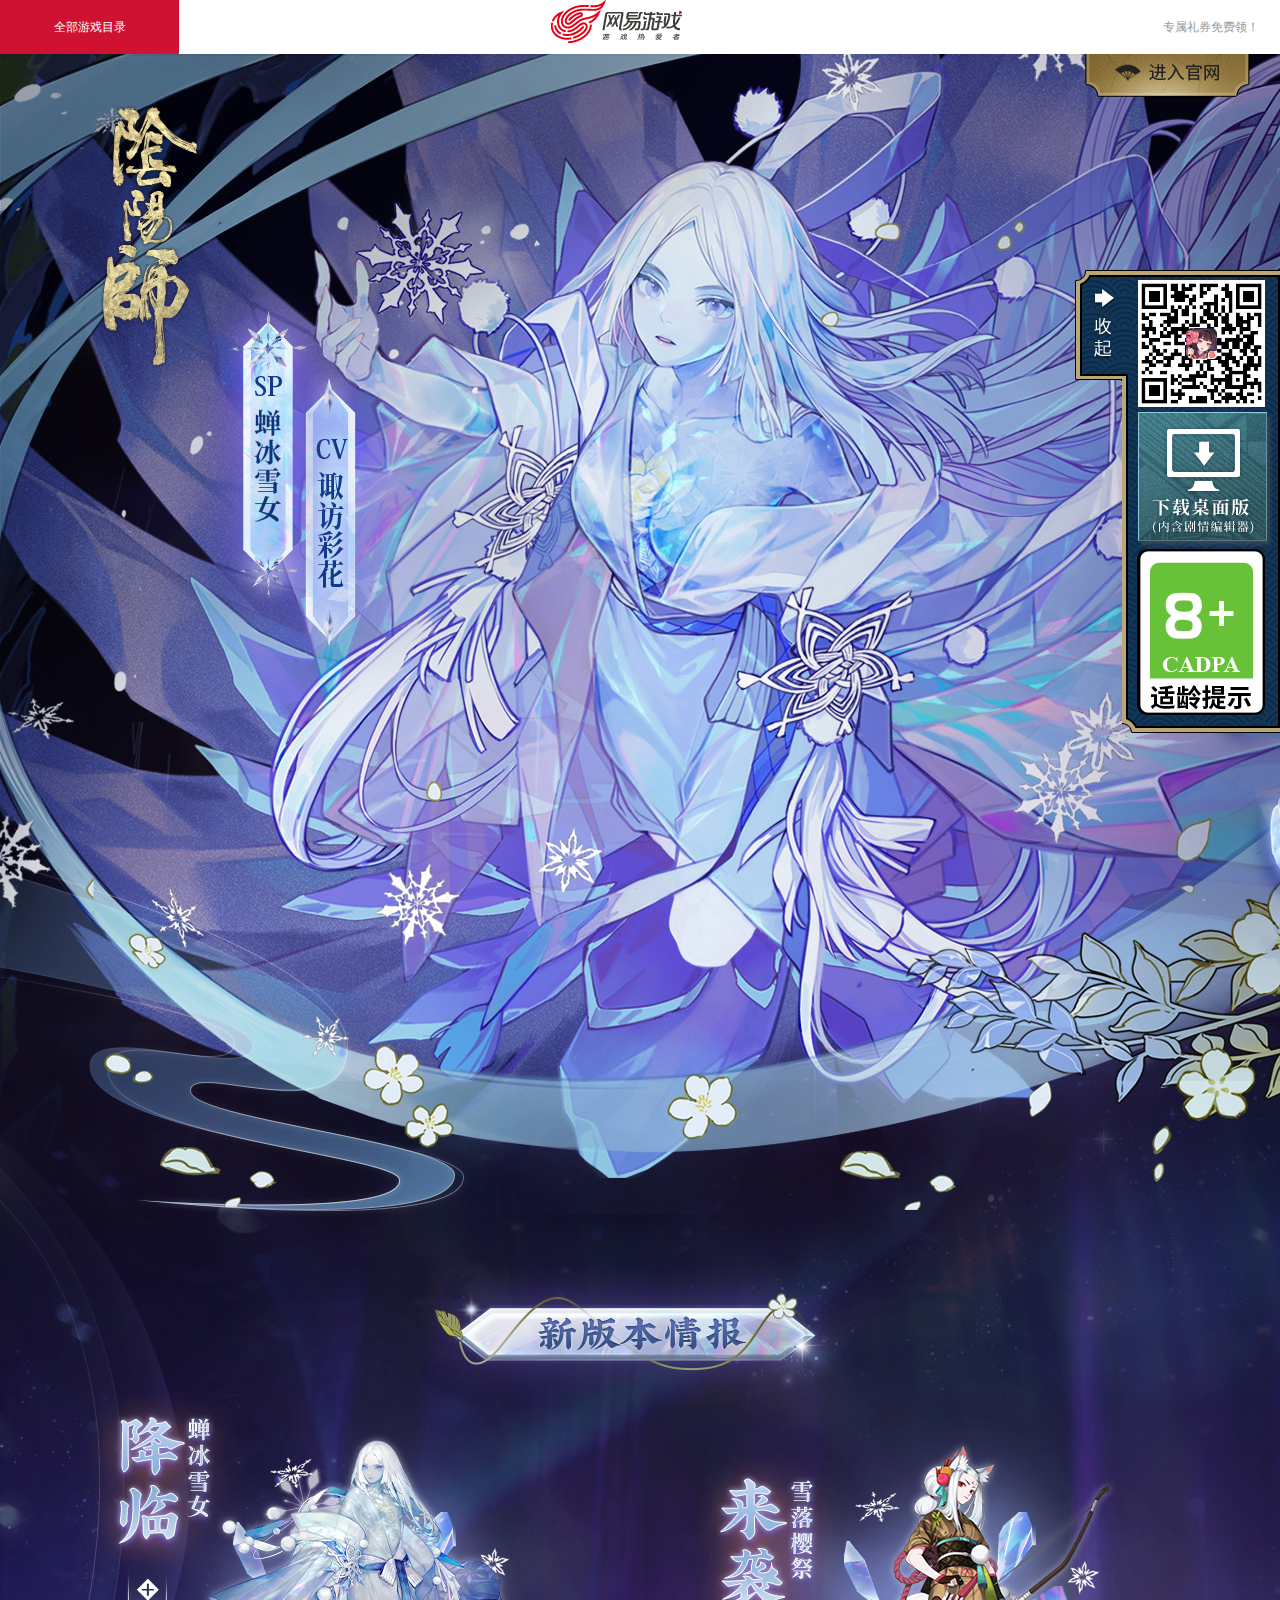
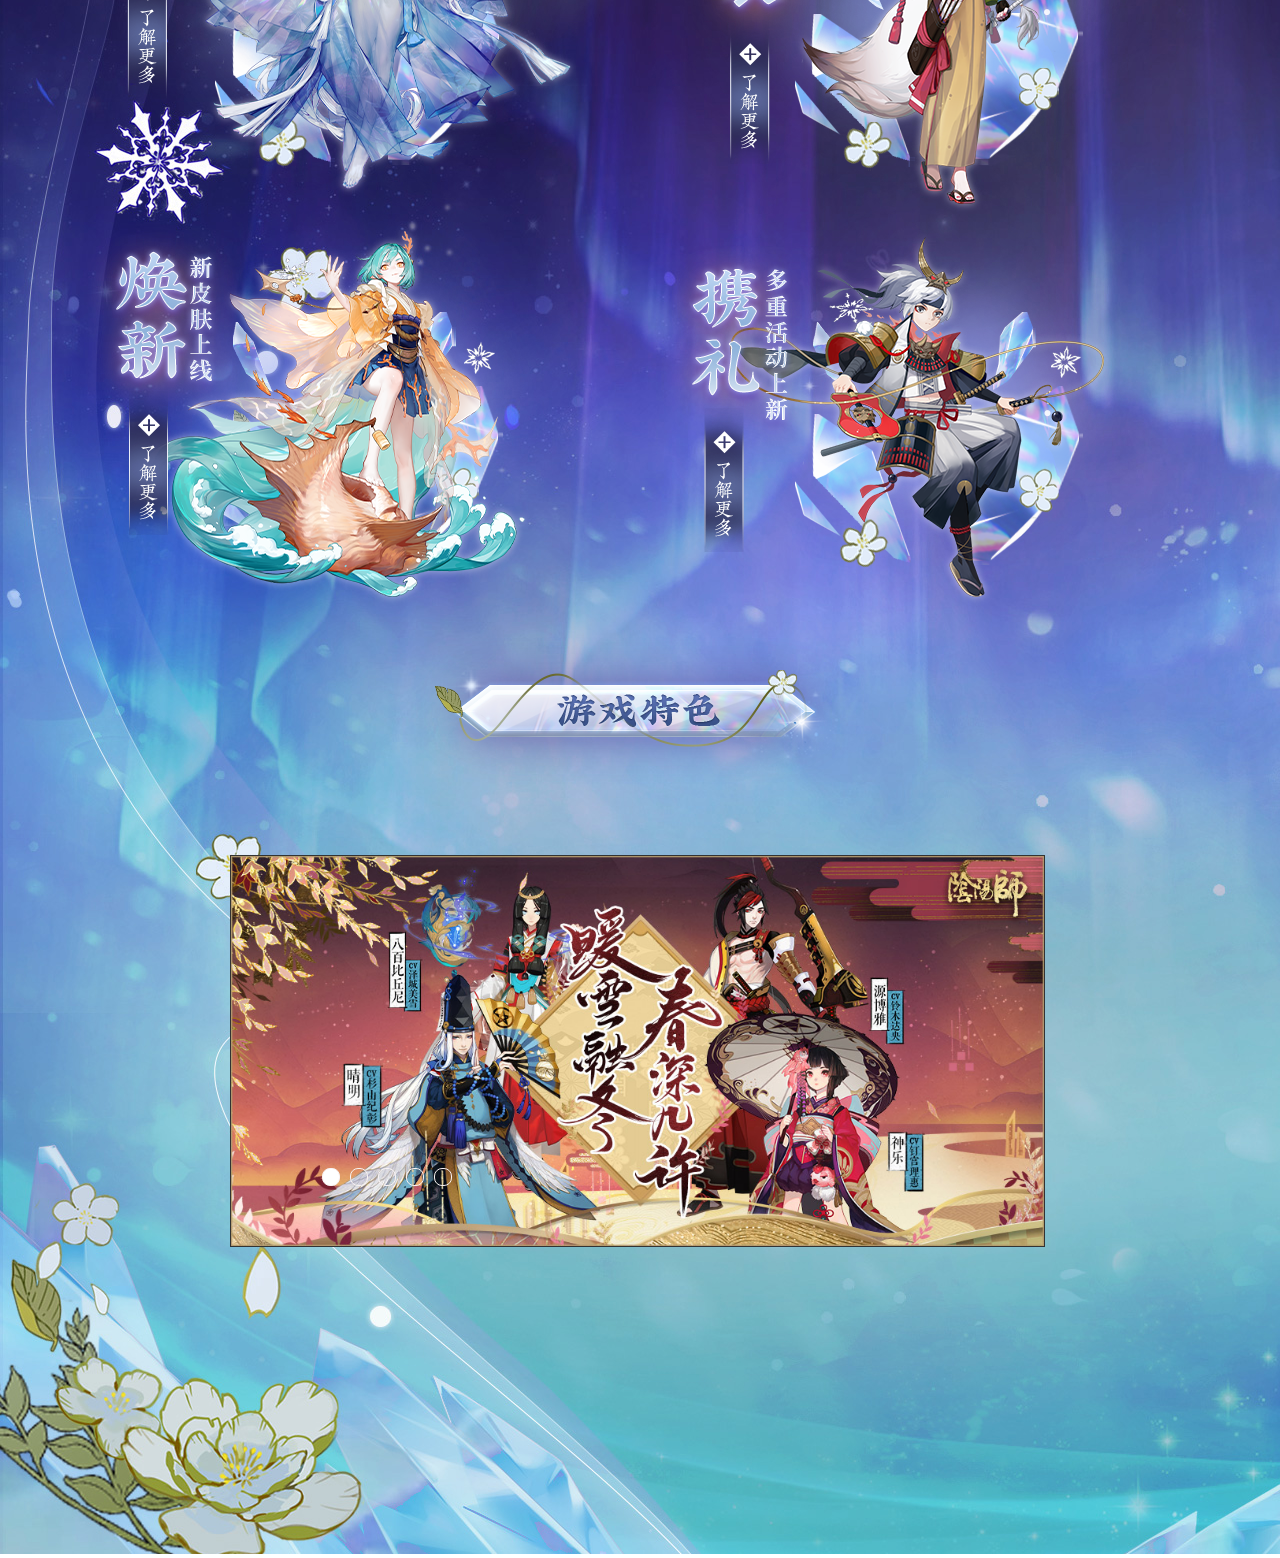
<file: index.html>
<!DOCTYPE html>
<html lang="en">

<head>
    <meta charset="UTF-8">
    <meta http-equiv="X-UA-Compatible" content="IE=edge">
    <meta name="viewport" content="width=device-width, initial-scale=1.0">
    <title>Document</title>
   
    <!-- 动画js文件要写在引用这个动画文件的上方  -->
    <script src="./animate.js"></script>
    <script src="./index.js"></script>
    <SCript src="./jquery.js"></SCript>
    <link rel="stylesheet" href="./yysindex.css">
   
</head>

<body>
    <!-- 头部设置 -->
    <header>
        <div class="gamesdeco">全部游戏目录
            <!-- 推荐部分 -->

        </div>
        <div class="logo"><img src="./img/logo.png" alt=""></div>
        <div class="liquan"><a href="#topa">专属礼券免费领！</a> </div>
        <div class="nav">
            <div class="left">
                <div class="left-on on">客户端游戏</div>
                <div class="left-down down">
                    <ul class="clearfix">
                        <li>角色扮演</li>
                        <li><a href="#">梦幻西游电脑版</a></li>
                        <li><a href="#">大话2经典版</a></li>
                        <li><a href="#">天下3</a></li>
                        <li><a href="#">新倩女幽魂</a></li>
                        <li><a href="#">逆水寒</a></li>
                        <li><a href="#">天谕</a></li>
                        <li><a href="#">超激斗梦境</a></li>
                        <li><a href="#">龙魂时刻</a></li>
                        <li><a href="#">泰亚史诗</a></li>
                        <li><a href="#">大话2免费版</a></li>
                        <li><a href="#">新大话3免费版</a></li>
                        <li><a href="#">新大话3经典版</a></li>
                        <li><a href="#">镇魔曲</a></li>
                        <li><a href="#">镇魔曲页游</a></li>
                        <li><a href="#">大唐无双</a></li>
                        <li><a href="#">武魂2</a></li>
                        <li><a href="#">魔兽世界</a></li>
                    </ul>
                    <ul class="clearfix">
                        <li>竞技/休闲</li>
                        <li><a href="#">我的世界</a></li>
                        <li><a href="#">守望先锋</a></li>
                        <li><a href="#">荒野行动</a></li>
                        <li><a href="#">EVE Online</a></li>
                        <li><a href="#">突击英雄</a></li>
                        <li><a href="#">秘境对决</a></li>
                        <li><a href="#">故土Nostes</a></li>
                        <li><a href="#">风暴英雄</a></li>
                        <li><a href="#">星际争霸</a></li>
                        <li><a href="#">炉石传说</a></li>
                    </ul>
                </div>
            </div>
            <div class="mid">
                <div class="mid-on on">手机游戏</div>
                <div class="mid-down down">
                    <ul>
                        <li>热门推荐</li>
                        <li><a href="#">梦幻西游手游</a></li>
                        <li><a href="#">大话西游手游</a></li>
                        <li><a href="#">倩女幽魂手游</a></li>
                        <li><a href="#">阴阳师</a></li>
                        <li><a href="#">率土之滨</a></li>
                        <li><a href="#">天下手游</a></li>
                        <li><a href="#">镇魔曲手游</a></li>
                        <li><a href="#">一梦江湖</a></li>
                        <li><a href="#">决战！平安京</a></li>
                        <li><a href="#">明日之后</a></li>
                        <li><a href="#">荒野行动</a></li>
                        <li><a href="#">第五人格</a></li>
                        <li><a href="#">夜行神都录</a></li>
                        <li><a href="#">实况足球</a></li>
                        <li><a href="#">终结战场</a></li>
                        <li><a href="#">我的世界</a></li>
                        <li><a href="#">大唐无双</a></li>
                    </ul>
                    <ul>
                        <li>新品推荐</li>
                        <li><a href="#">忘川风华录</a></li>
                        <li><a href="#">天谕手游</a></li>
                        <li><a href="#">游戏王决斗链接</a></li>
                        <li><a href="#">机动城市阿尔法</a></li>
                        <li><a href="#">光遇</a></li>
                        <li><a href="#">河狸计划</a></li>
                        <li><a href="#">绿茵之巅</a></li>
                        <li><a href="#">潮人篮球</a></li>
                        <li><a href="#">妖怪屋</a></li>
                        <li><a href="#">时空的路人</a></li>
                        <li><a href="#">猎手之王</a></li>
                        <li><a href="#">量子特攻</a></li>
                        <li><a href="#">剑与玫瑰</a></li>
                        <li><a href="#">百鬼夜行</a></li>
                        <li><a href="#">花与剑</a></li>
                        <li><a href="#">邪神</a></li>
                        <li><a href="#">上杉绘梨衣</a></li>
                    </ul>
                    <ul>
                        <li>新品推荐</li>
                        <li><a href="#">忘川风华录</a></li>
                        <li><a href="#">天谕手游</a></li>
                        <li><a href="#">游戏王决斗链接</a></li>
                        <li><a href="#">机动城市阿尔法</a></li>
                        <li><a href="#">光遇</a></li>
                        <li><a href="#">河狸计划</a></li>
                        <li><a href="#">绿茵之巅</a></li>
                        <li><a href="#">潮人篮球</a></li>
                        <li><a href="#">妖怪屋</a></li>
                        <li><a href="#">时空的路人</a></li>
                        <li><a href="#">猎手之王</a></li>
                        <li><a href="#">量子特攻</a></li>
                        <li><a href="#">剑与玫瑰</a></li>
                        <li><a href="#">百鬼夜行</a></li>
                        <li><a href="#">花与剑</a></li>
                        <li><a href="#">邪神</a></li>
                        <li><a href="#">上杉绘梨衣</a></li>
                    </ul>
                    <ul>
                        <li>新品推荐</li>
                        <li><a href="#">忘川风华录</a></li>
                        <li><a href="#">天谕手游</a></li>
                        <li><a href="#">游戏王决斗链接</a></li>
                        <li><a href="#">机动城市阿尔法</a></li>
                        <li><a href="#">光遇</a></li>
                        <li><a href="#">河狸计划</a></li>
                        <li><a href="#">绿茵之巅</a></li>
                        <li><a href="#">潮人篮球</a></li>
                        <li><a href="#">妖怪屋</a></li>
                        <li><a href="#">时空的路人</a></li>
                        <li><a href="#">猎手之王</a></li>
                        <li><a href="#">量子特攻</a></li>
                        <li><a href="#">剑与玫瑰</a></li>
                        <li><a href="#">百鬼夜行</a></li>
                        <li><a href="#">花与剑</a></li>
                        <li><a href="#">邪神</a></li>
                        <li><a href="#">上杉绘梨衣</a></li>
                    </ul>
                    <ul>
                        <li>新品推荐</li>
                        <li><a href="#">忘川风华录</a></li>
                        <li><a href="#">天谕手游</a></li>
                        <li><a href="#">游戏王决斗链接</a></li>
                        <li><a href="#">机动城市阿尔法</a></li>
                        <li><a href="#">光遇</a></li>
                        <li><a href="#">河狸计划</a></li>
                        <li><a href="#">绿茵之巅</a></li>
                        <li><a href="#">潮人篮球</a></li>
                        <li><a href="#">妖怪屋</a></li>
                        <li><a href="#">时空的路人</a></li>
                        <li><a href="#">猎手之王</a></li>
                        <li><a href="#">量子特攻</a></li>
                        <li><a href="#">剑与玫瑰</a></li>
                        <li><a href="#">百鬼夜行</a></li>
                        <li><a href="#">花与剑</a></li>
                        <li><a href="#">邪神</a></li>
                        <li><a href="#">上杉绘梨衣</a></li>
                    </ul>
                    <ul>
                        <li>新品推荐</li>
                        <li><a href="#">忘川风华录</a></li>
                        <li><a href="#">天谕手游</a></li>
                        <li><a href="#">游戏王决斗链接</a></li>
                        <li><a href="#">机动城市阿尔法</a></li>
                        <li><a href="#">光遇</a></li>
                        <li><a href="#">河狸计划</a></li>
                        <li><a href="#">绿茵之巅</a></li>
                        <li><a href="#">潮人篮球</a></li>
                        <li><a href="#">妖怪屋</a></li>
                        <li><a href="#">时空的路人</a></li>
                        <li><a href="#">猎手之王</a></li>
                        <li><a href="#">量子特攻</a></li>
                        <li><a href="#">剑与玫瑰</a></li>
                        <li><a href="#">百鬼夜行</a></li>
                        <li><a href="#">花与剑</a></li>
                        <li><a href="#">邪神</a></li>
                        <li><a href="#">上杉绘梨衣</a></li>
                    </ul>
                </div>
            </div>
            <div class="right">
                <div class="right-on on">游戏辅助</div>
                <div class="right-down down">
                    <ul>
                        <li>网易游戏辅助器</li>
                        <li><a href="#">将军令</a></li>
                        <li><a href="#">手机将军令</a></li>
                        <li><a href="#">藏宝阁</a></li>
                        <li><a href="#">藏宝阁</a></li>
                        <li><a href="#">藏宝阁</a></li>
                        <li><a href="#">藏宝阁</a></li>
                        <li><a href="#">藏宝阁</a></li>
                        <li><a href="#">藏宝阁</a></li>
                        <li><a href="#">藏宝阁</a></li>
                        <li><a href="#">藏宝阁</a></li>
                        <li><a href="#">藏宝阁</a></li>
                        <li><a href="#">藏宝阁</a></li>
                        <li><a href="#">藏宝阁</a></li>
                        <li><a href="#">藏宝阁</a></li>
                        <li><a href="#">藏宝阁</a></li>
                        <li><a href="#">藏宝阁</a></li>
                        <li><a href="#">藏宝阁</a></li>
                    </ul>
                </div>
            </div>
        </div>

    </header>
    <!-- 头部设置end -->
    <div class="main">
        <article>
            <div class="midcon">
                <img src="./img/yys01.jpg" alt="">
                <div class="midconlogo">
                    <a href="#"><img src="./img/200.webp" alt=""></a>
                </div>
                <div class="open">
                    <a href="#"><img src="./img/open.png" alt=""></a>
                </div>
            </div>
            <div class="midcon2">
                <img src="./img/yys02.jpg" alt="">
                <div class="posimg1">
                    <img src="./img/xinbanbenqingbao.png" alt="">
                </div>
                <div class="ssr1"><a href="#"><img src="./img/ssr1.png" alt=""></a>  </div>
                <div class="ssr2"><a href="#"><img src="./img/ssr2.png" alt=""></a>  </div>
                <div class="ssr3"><a href="#"><img src="./img/ssr3.png" alt=""></a>  </div>
                <div class="ssr4"><a href="#"><img src="./img/ssr4.png" alt=""></a>  </div>
             
             <!-- 轮播图设置 -->
             <div class="tese"><img src="./img/tese.png" alt=""></div>
                <div class="lunbotu" >
                 <a href="javascript:;" class="arrow-1 arrow"><img src="./img/left.png" alt=""></a>
                 <a href="javascript:;" class="arrow-2 arrow"><img src="./img/right.png" alt=""></a>
                 <ul>
                     <li><img src="./img/zhuan1.jpg" alt=""></li>
                     <li><img src="./img/zhuan2.jpg" alt=""></li>
                     <li><img src="./img/zhuan3.jpg" alt=""></li>
                     <li><img src="./img/zhuan4.jpg" alt=""></li>
                     <li><img src="./img/zhuan5.jpg" alt=""></li>
                    
                    
                 </ul>
                 <ol class="crl">
                     
                 </ol>

                </div>
            </div>

    </div>
    </article>
    
    </div>

<!-- 边侧栏start -->
<aside>
    <div class="clikhedn" id="star">    
        <div class="cnright">
            <div class="con1"><a href="#"><img src="./img/erweima.png" alt=""></a>
            <div class="running"></div>
            </div>
            <div class="con2"><a href="#"> <img src="./img/xiazia.png" alt=""></a></div>
            <div class="con3" id="tishi"><a href="#"><img src="./img/88888.png" alt=""></a> </div>
        </div>

    </div>
</aside>
 <!-- 边侧栏end -->



 <script>
 var tishi = document.getElementById("tishi");
 tishi.onclick = function(){
     alert("本游戏是一款回合制卡牌游戏，适用于年满8周岁及以上的用户，建议未成年人在家长监护下使用游戏产品。我们鼓励家长根据未成年人的实际情况管理其游戏行为，家长可以关注“网易家长关爱平台”微信公众号、拨打官方客服电话95163611或者登录网易家长关爱平台（https://jiazhang.gm.163.com/convoy/）查看具体指引。");
 }

 $ (function(){
     $("#star").click(function(){
        $(this).toggleClass("clikhedn001");
     });
 })


 

 </script>
</body>

</html>
</file>
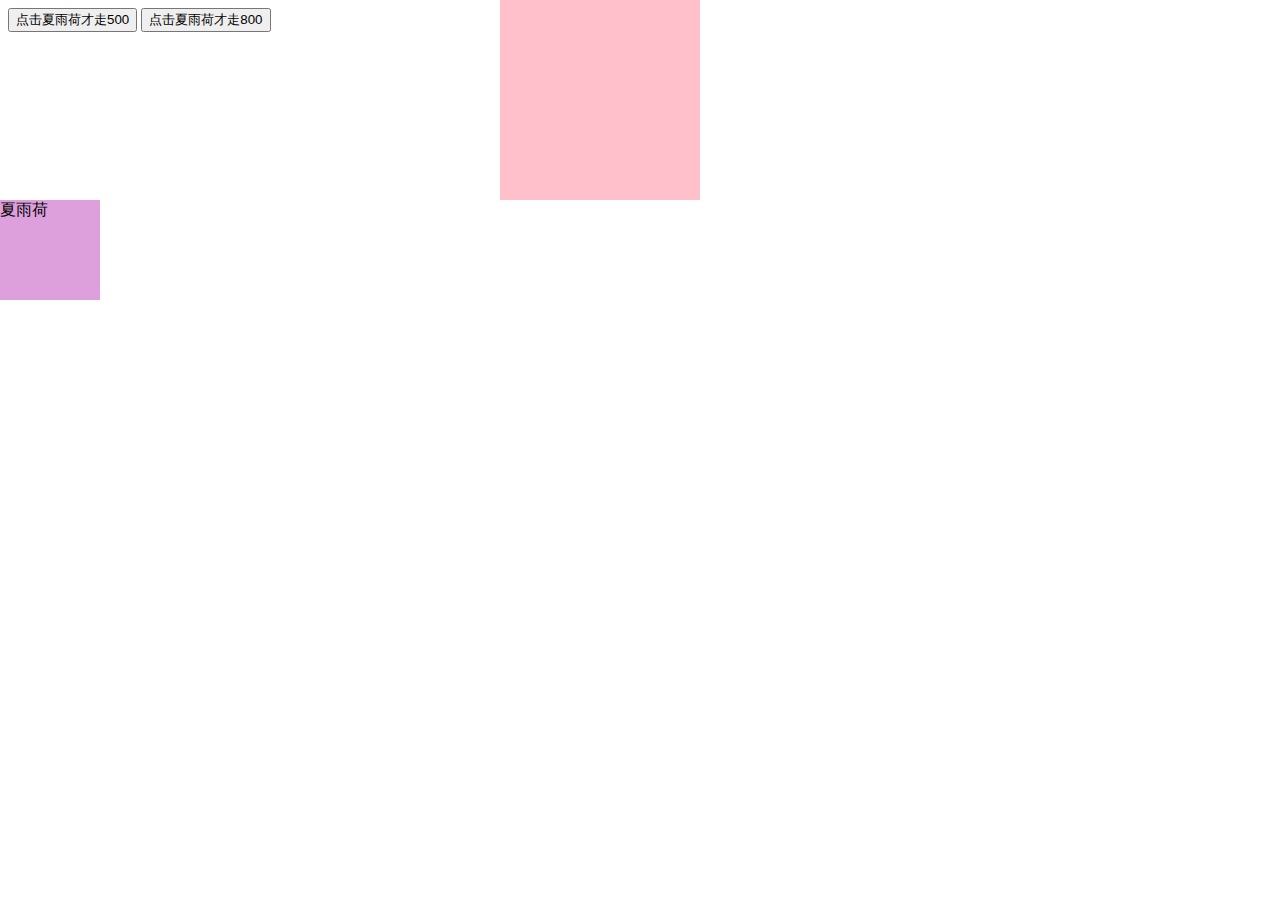
<file: shiyan.html>
<!DOCTYPE html>
<html lang="en">
<head>
    <meta charset="UTF-8">
    <meta http-equiv="X-UA-Compatible" content="IE=edge">
    <meta name="viewport" content="width=device-width, initial-scale=1.0">
    <title>Document</title>
    <script src="./animate.js"></script>
    
    <style>
        div {
            position: absolute;
            top: 0px;
            left: 0px   ;
            width: 200px;
            height: 200px;
            background-color:pink;
        }
        span {
            position: absolute;
            top: 200px;
            left: 0px;
            width: 100px;
            height: 100px;background-color: plum;
        }
    </style>
</head>
<body>
    <button class="btn500">点击夏雨荷才走500</button>
    <button class="btn800">点击夏雨荷才走800</button>
    <div></div>
    <span>夏雨荷</span>
   
    <script>
//         // 匀速动画 盒子当前位置 + 固定值移动
//         //  缓动动画  盒子当前位置 + 变化的值（（目标值-当前位置）/10）
//         //  动画封装   obj 目标对象 target 目标位置 
//         function animate(obj,target,callback) {
//             // 让元素只有一个定时器执行，不然会出bug 需要清除多余定时器只留一个
//             clearInterval(obj.timer);
//             obj.timer = setInterval(function(){
//                 // 步长值写在定时器里边
//                 // 步长值需取整数，不然会有位置差值问题
//                 var step = (target - obj.offsetLeft) / 10;
//                step= step > 0 ? Math.ceil(step) : Math.floor(step); 
//     if(obj.offsetLeft == target) {
//         // 停止定时器
//         clearInterval(obj.timer);
//         // 回调函数callback位置
//         if(callback){
//             callback();
//         }

//     }
//     // 把每次移动的步长值慢慢变小 步长公式：（目标值-当前位置）/10
//     obj.style.left = obj.offsetLeft+ step +"px";
// },15);
//         }
//  获取元素

var div = document.querySelector("div");
var span =document.querySelector('span');
var btn500 = document.querySelector('.btn500');
var btn800 = document.querySelector('.btn800');
// 调用函数
animate (div,500);
btn500.addEventListener('click',function(){
    animate(span,500);
})
btn800.addEventListener('click',function(){
    animate(span,800,function(){
        span.style.backgroundColor = 'red';
    });
})
 
 
    </script>
   
</body>
</html>
</file>
<file: yysindex.css>
* {
    margin: 0;
    padding: 0;
}
.clearfix::after {
    content: "";
    display: block;
    clear: both;
}
a {
    text-decoration: none;
    font-size: 12px;
    color: #333;
}
a:hover {
    cursor: pointer;
    color: red; 
}
li {
    list-style: none;
}
header {
    position: relative;
    width: 100%;
    height: 54px;
    line-height: 54px;
    text-align: center;
    margin: auto;
    font-size: 12px;
   
}

.gamesdeco {
    position: relative;
    float: left;
    width: 179px;
    background-color: #cf1132;
    color: #fff;
   
}
/* 推荐部分111 */
 .nav {
    display: none;
    position: absolute;
    top: 54px;
    width: 100%;
    height: 550px;
    transition: all 10s linear;
 background-color:#f5f6f8;
}
header:hover .nav{
    display: block;
    /* background-color:rgba(245, 241, 241, 0.774); */
    animation: headmove 2s linear forwards alternate;



}
@keyframes headmove {
    0% {
        opacity: 0;
       height: 0px;
    }
    50% {
        height: 300px;
        opacity: 0;
        background-color:#f5f6f8;
        z-index: 1;
    }
    90% {
        height: 450px;
        opacity: 0;
        background-color:#f5f6f8;
        z-index: 1;
    }
    100% {
        height: 550px;
        opacity: 1;
     background-color:rgba(226, 206, 206, 0.729);
     z-index: 1;
    }


}


.nav .left {
    margin-left: 179px;
}
.nav .left,.nav .mid,.nav .right {
    float: left;
    border-right: 1px solid rgb(226, 206, 206);
}
.on {
   
    line-height: 39px;
    color: #bc2e2e;
    
    height: 39px;
    font-size: 14px;
    font-weight: 600;
   
    text-indent: 20px;
    background: #f7f7f8;
}

.down ul{
    float: left;

}
/* 去除继承的高度和行高 */
.nav li, .nav a {
    
  height: initial;
  line-height: initial;

}


.down ul>:first-child {
   
    margin: 10px 10px;
    font-size: 12px;
    font-weight: 900;
    color: #333;
}
.down ul>:nth-of-type(2) a{
    background: url(./img/sprite.png) no-repeat 12px -266px;
}
.down ul>:nth-of-type(n+3):nth-of-type(-n+5) a{
    background: url(./img/sprite.png) no-repeat 12px -143px;
}
.down ul>:nth-of-type(n+6):nth-of-type(-n+8) a{
    background: url(./img/sprite.png) no-repeat 3px -204px;
}


.down a {
    float: left;
   padding: 5px 90px 5px 5px;
   font-weight: 500;
    color: #333
    
}
.down a:hover {
    color: red;
}


/* 推荐部分end */
    
.logo {
    position: absolute;
    top: 0;
    left: 50%;
    margin-left: -90px;
    float: left;
    width: 133px
    
   
}
.liquan {
    float: right;
   
    
}
.liquan a {
    display: block;
    width: 138px;
    color: #999;

}
/* header end */

/* main start */
article {
    position: relative;
}
.midconlogo {
    position: absolute;
    top: 50px;
    left: 100px;
    width: 100px;
    height: 200px;

}
.midconlogo img {
    width: 100%;
}
.open {
    position: absolute;
    top: 0px;
    right: 30px;
}
.midcon2 {
    position: relative;
    margin-top: -4px;
}
.posimg1 {
    position: absolute;
    top: 0px;
    left: 50%;
    margin-left: -225px;
}
.ssr1, .ssr2, .ssr3, .ssr4 {
    position: absolute;
    transition: all 2s linear;
   
}
.ssr1:hover, .ssr2:hover, .ssr3:hover, .ssr4:hover {
    transform: translateY(-40px);
}
.ssr1 {
    top: 0px;
    left: 50%;
    margin-left: -580px;
}
.ssr2 {
    top: 0px;
    left: 50%;
    margin-left: -0px;
}
.ssr3 {
    top: 0px;
    left: 50%;
    margin-left: -580px;
    margin-top: 400px;
   
}
.ssr4 {
    top: 0px;
    left: 50%;
    margin-top: 400px;
}
/* 轮播图设置 */
.tese {
    position: absolute;
    top: 50%;
    left: 50%;
    margin-left: -225px;
    margin-top: 25px;
    width: 550px;
    height: 215px;
   /* background-color:pink; */
  
}

.lunbotu {
    position: absolute;
    top: 1201px;
    left: 50%;
    margin-left: -410px;
    width: 813px;
    height: 390px;
   border: 1px solid #333;
   overflow: hidden;
}
.arrow-1, .arrow-2 {
   
    position: absolute;
    width: 140px;
    height: 140px;
    border: none;
    background: none;
    /* background-color:pink; */
    z-index: 100;
}
.arrow-1 img, .arrow-2 img {
    width: 100%;
}
.arrow-1 {
    display: none;
    top: 30%;
    margin-left: -30px;
}
.arrow-2 {
    display: none;
    top: 30%;
    right: 0px;
    margin-right: -30px;
}
.lunbotu:hover .arrow {
    display: block;
}
.lunbotu ul {
    position: absolute;
    top: 0px;
    left: 0px;
    width: 600%;
    height: 390px;
}
.lunbotu ul li {
    float: left;
    width: 813px;
    height: 390px;
}
.lunbotu ul li img {
    width: 100%;
}
.lunbotu ol {
    position: absolute;
    top: 80%;
    left: 10%;
    z-index: 9;
}
.lunbotu ol li {
    float: left;
    margin-left: 10px;
    width: 16px;
    height: 16px;
    border: 1px solid rgb(248, 242, 242);
    border-radius: 8px;
}
.current {
    background-color: #fff;
}

/* 轮播图设置end */



/* main end */

/* 边侧栏设置 */
 .clikhedn {
     position: fixed;
     top: 30%;
     left: 100%;
     margin-left: -205px;
     width: 47px;
     height: 111px;
     background: url(./img/no.png) no-repeat;
 }
 .clikhedn001 {
    position: fixed;
    top: 30%;
    left: 100%;
    width: 47px;
    height: 111px;
     margin-left: -47px;
     background: url(./img/yes.png) no-repeat;
 }
 .cnright {
     position: absolute;
     top: 0px;
     left: 100%;
     width: 158px;
     height: 463px;
     
     background: url(./img/fix02.png) no-repeat;
 }
 .con1 img,.con2 img,.con3 img {
   width: 100%;
     

 }
 .con1 {
     position: relative;
     margin: 0px auto;
     margin-top: 10px;
    
     width: 127px;
     height: 127px;
     

 }
 .con2 {
    margin: 0px auto;
    margin-top: 5px;
    margin-left: 15px;
    width: 137px;
    height: 137px;
 }
 .con3 {
    margin: 0px auto;
    width: 128px;
    height: 166px;

 }
 /* 奔跑的线 */
 .running {
     position: absolute;
     box-sizing: border-box;
     top: 0px;
     width: 127px;
     height: 6px;
     /* background-color: rgba(220, 9, 240, 0.429); */
     border-radius: 3px;
     animation: run 5s linear infinite;
   
     
 }
 @keyframes run {
     0% {
        background-color: rgba(248, 8, 8, 0.829);
     }
     25% {
         transform: translateY(63px);
         background-color: rgba(169, 137, 228, 0.842);
     }
     50% {
         transform: translateY(127px);
         background-color: rgba(170, 132, 241, 0.89);
     }
     75% {
         transform: translateY(63px);
         background-color: rgba(169, 137, 228, 0.842);
     }
     100% {
         transform: translateY(0px);
         background-color: rgba(248, 8, 8, 0.829);
     }
 }

/* 边侧栏end */
</file>
